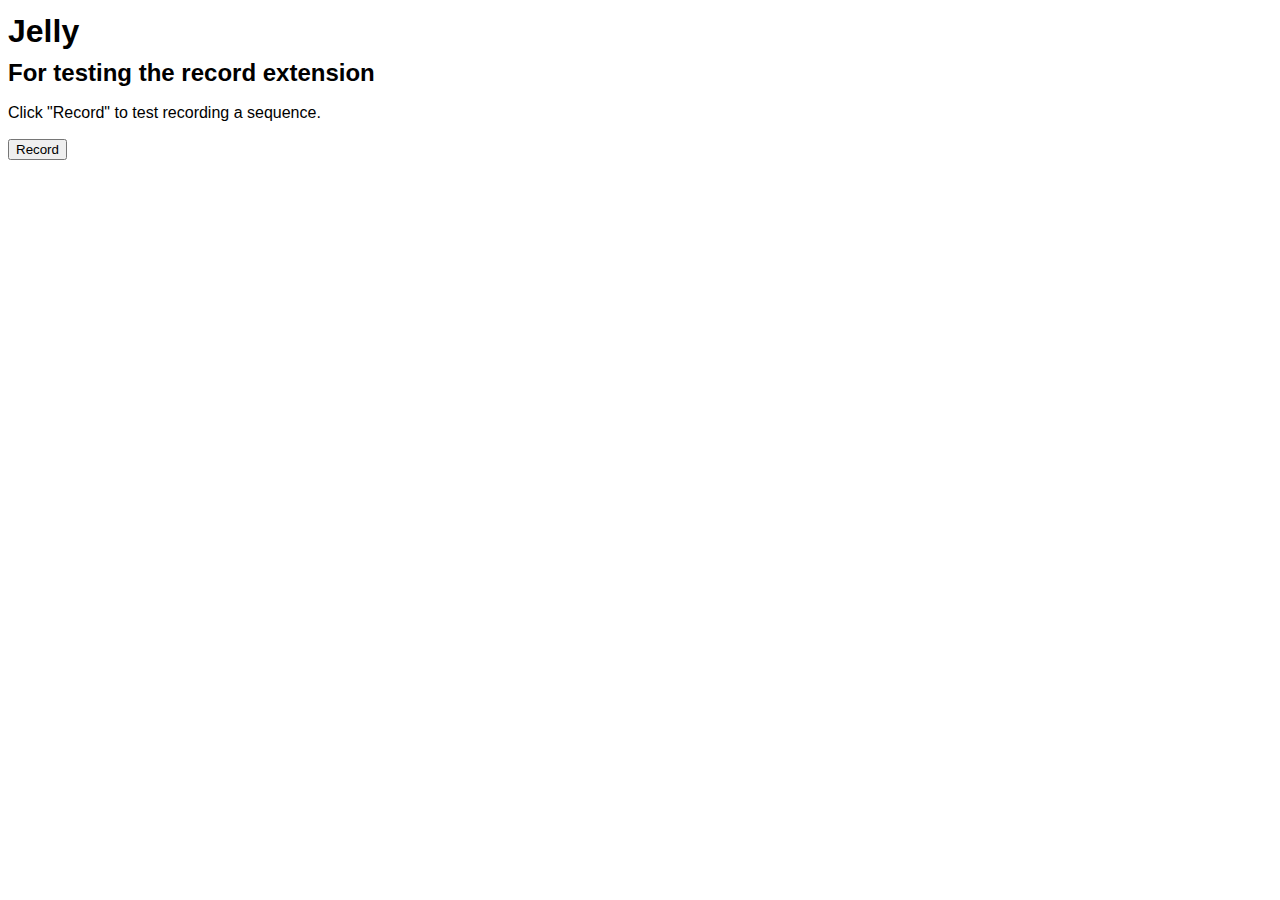
<file: myproject/static/audiogenie/mousetrap-master/plugins/record/tests/index.html>
<!DOCTYPE html>
<html>

    <head>
        <title>Jelly</title>
        <meta charset=utf-8>
        <link href="jelly.css" rel="stylesheet">
    </head>

    <body>
        <h1>Jelly</h1>

        <h2>For testing the <strong>record</strong> extension</h2>

        <p>Click "Record" to test recording a sequence.</p>
        <button class="test-record">Record</button>
        <div class="test-record-result"></div>

        <script type="text/javascript" src="../../../tests/libs/jquery-1.7.2.min.js"></script>
        <script type="text/javascript" src="../../../mousetrap.js"></script>
        <script type="text/javascript" src="../mousetrap-record.js"></script>
        <script type="text/javascript" src="jelly.js"></script>

        <script type="text/javascript">
            Jelly.spread();
        </script>
    </body>

</html>
</file>
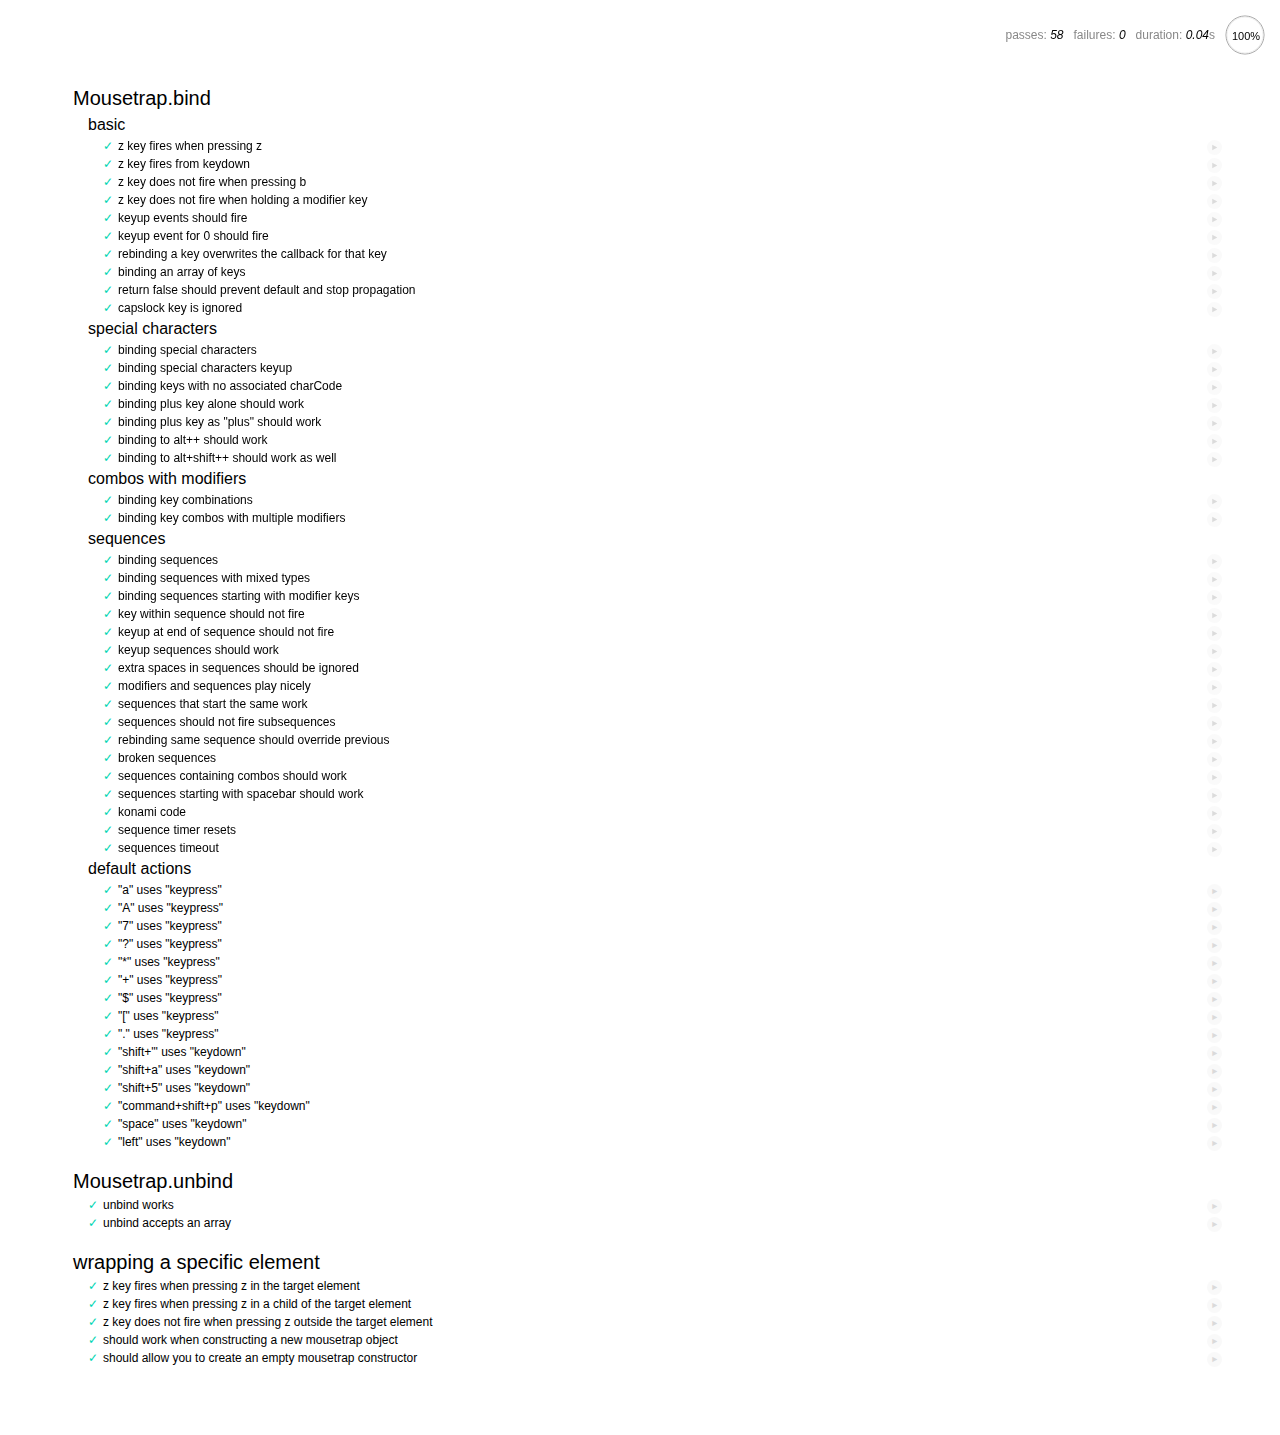
<file: myproject/static/audiogenie/mousetrap-master/tests/mousetrap.html>
<!DOCTYPE html>
<head>
    <meta charset="utf-8">
    <title>Mousetrap Tests</title>
    <link rel="stylesheet" href="libs/mocha-1.9.0.css" />
</head>
<body>
    <!-- used to test targeted keyboard shortcuts w/ Mousetrap.wrap -->
    <form style="display: none;">
        <textarea></textarea>
    </form>

    <div id="mocha"></div>
    <script src="../mousetrap.js"></script>
    <script src="libs/key-event.js"></script>
    <script src="libs/chai-1.6.0.js"></script>
    <!-- <script src="libs/chai-spies-0.5.0.js"></script> -->
    <script src="libs/sinon-chai-2.4.0.js"></script>
    <script src="libs/sinon-1.7.1.js"></script>
    <script src="libs/sinon-ie-1.7.1.js"></script>
    <script src="libs/mocha-1.9.0.js"></script>
    <script>mocha.setup('bdd')</script>
    <script src="test.mousetrap.js"></script>
    <script>
        mocha.globals(['Mousetrap']);

        if (window.mochaPhantomJS) {
            window.mochaPhantomJS.run();
        }
        else if (!window.PHANTOMJS) {
            mocha.run();
        }
    </script>
</body>
</file>
<file: myproject/static/audiogenie/mousetrap-master/plugins/record/tests/jelly.css>
body {
    font-family: helvetica, arial, sans-serif;
    line-height: 20px;
}

kbd {
    background-color: #ccc;
    display: inline-block;
    padding: 0.5ex 1em;
}

.test-record-result {
  margin-top: 20px;
}

.test-record-result span:nth-child(n+2) {
    margin-left: 10px;
}
</file>
<file: myproject/static/audiogenie/mousetrap-master/tests/libs/mocha-1.9.0.css>
@charset "utf-8";

body {
  font: 20px/1.5 "Helvetica Neue", Helvetica, Arial, sans-serif;
  padding: 60px 50px;
}

#mocha ul, #mocha li {
  margin: 0;
  padding: 0;
}

#mocha ul {
  list-style: none;
}

#mocha h1, #mocha h2 {
  margin: 0;
}

#mocha h1 {
  margin-top: 15px;
  font-size: 1em;
  font-weight: 200;
}

#mocha h1 a {
  text-decoration: none;
  color: inherit;
}

#mocha h1 a:hover {
  text-decoration: underline;
}

#mocha .suite .suite h1 {
  margin-top: 0;
  font-size: .8em;
}

.hidden {
  display: none;
}

#mocha h2 {
  font-size: 12px;
  font-weight: normal;
  cursor: pointer;
}

#mocha .suite {
  margin-left: 15px;
}

#mocha .test {
  margin-left: 15px;
  overflow: hidden;
}

#mocha .test.pending:hover h2::after {
  content: '(pending)';
  font-family: arial;
}

#mocha .test.pass.medium .duration {
  background: #C09853;
}

#mocha .test.pass.slow .duration {
  background: #B94A48;
}

#mocha .test.pass::before {
  content: '✓';
  font-size: 12px;
  display: block;
  float: left;
  margin-right: 5px;
  color: #00d6b2;
}

#mocha .test.pass .duration {
  font-size: 9px;
  margin-left: 5px;
  padding: 2px 5px;
  color: white;
  -webkit-box-shadow: inset 0 1px 1px rgba(0,0,0,.2);
  -moz-box-shadow: inset 0 1px 1px rgba(0,0,0,.2);
  box-shadow: inset 0 1px 1px rgba(0,0,0,.2);
  -webkit-border-radius: 5px;
  -moz-border-radius: 5px;
  -ms-border-radius: 5px;
  -o-border-radius: 5px;
  border-radius: 5px;
}

#mocha .test.pass.fast .duration {
  display: none;
}

#mocha .test.pending {
  color: #0b97c4;
}

#mocha .test.pending::before {
  content: '◦';
  color: #0b97c4;
}

#mocha .test.fail {
  color: #c00;
}

#mocha .test.fail pre {
  color: black;
}

#mocha .test.fail::before {
  content: '✖';
  font-size: 12px;
  display: block;
  float: left;
  margin-right: 5px;
  color: #c00;
}

#mocha .test pre.error {
  color: #c00;
  max-height: 300px;
  overflow: auto;
}

#mocha .test pre {
  display: block;
  float: left;
  clear: left;
  font: 12px/1.5 monaco, monospace;
  margin: 5px;
  padding: 15px;
  border: 1px solid #eee;
  border-bottom-color: #ddd;
  -webkit-border-radius: 3px;
  -webkit-box-shadow: 0 1px 3px #eee;
  -moz-border-radius: 3px;
  -moz-box-shadow: 0 1px 3px #eee;
}

#mocha .test h2 {
  position: relative;
}

#mocha .test a.replay {
  position: absolute;
  top: 3px;
  right: 0;
  text-decoration: none;
  vertical-align: middle;
  display: block;
  width: 15px;
  height: 15px;
  line-height: 15px;
  text-align: center;
  background: #eee;
  font-size: 15px;
  -moz-border-radius: 15px;
  border-radius: 15px;
  -webkit-transition: opacity 200ms;
  -moz-transition: opacity 200ms;
  transition: opacity 200ms;
  opacity: 0.3;
  color: #888;
}

#mocha .test:hover a.replay {
  opacity: 1;
}

#mocha-report.pass .test.fail {
  display: none;
}

#mocha-report.fail .test.pass {
  display: none;
}

#mocha-error {
  color: #c00;
  font-size: 1.5  em;
  font-weight: 100;
  letter-spacing: 1px;
}

#mocha-stats {
  position: fixed;
  top: 15px;
  right: 10px;
  font-size: 12px;
  margin: 0;
  color: #888;
}

#mocha-stats .progress {
  float: right;
  padding-top: 0;
}

#mocha-stats em {
  color: black;
}

#mocha-stats a {
  text-decoration: none;
  color: inherit;
}

#mocha-stats a:hover {
  border-bottom: 1px solid #eee;
}

#mocha-stats li {
  display: inline-block;
  margin: 0 5px;
  list-style: none;
  padding-top: 11px;
}

#mocha-stats canvas {
  width: 40px;
  height: 40px;
}

code .comment { color: #ddd }
code .init { color: #2F6FAD }
code .string { color: #5890AD }
code .keyword { color: #8A6343 }
code .number { color: #2F6FAD }

@media screen and (max-device-width: 480px) {
  body {
    padding: 60px 0px;
  }

  #stats {
    position: absolute;
  }
}
</file>
